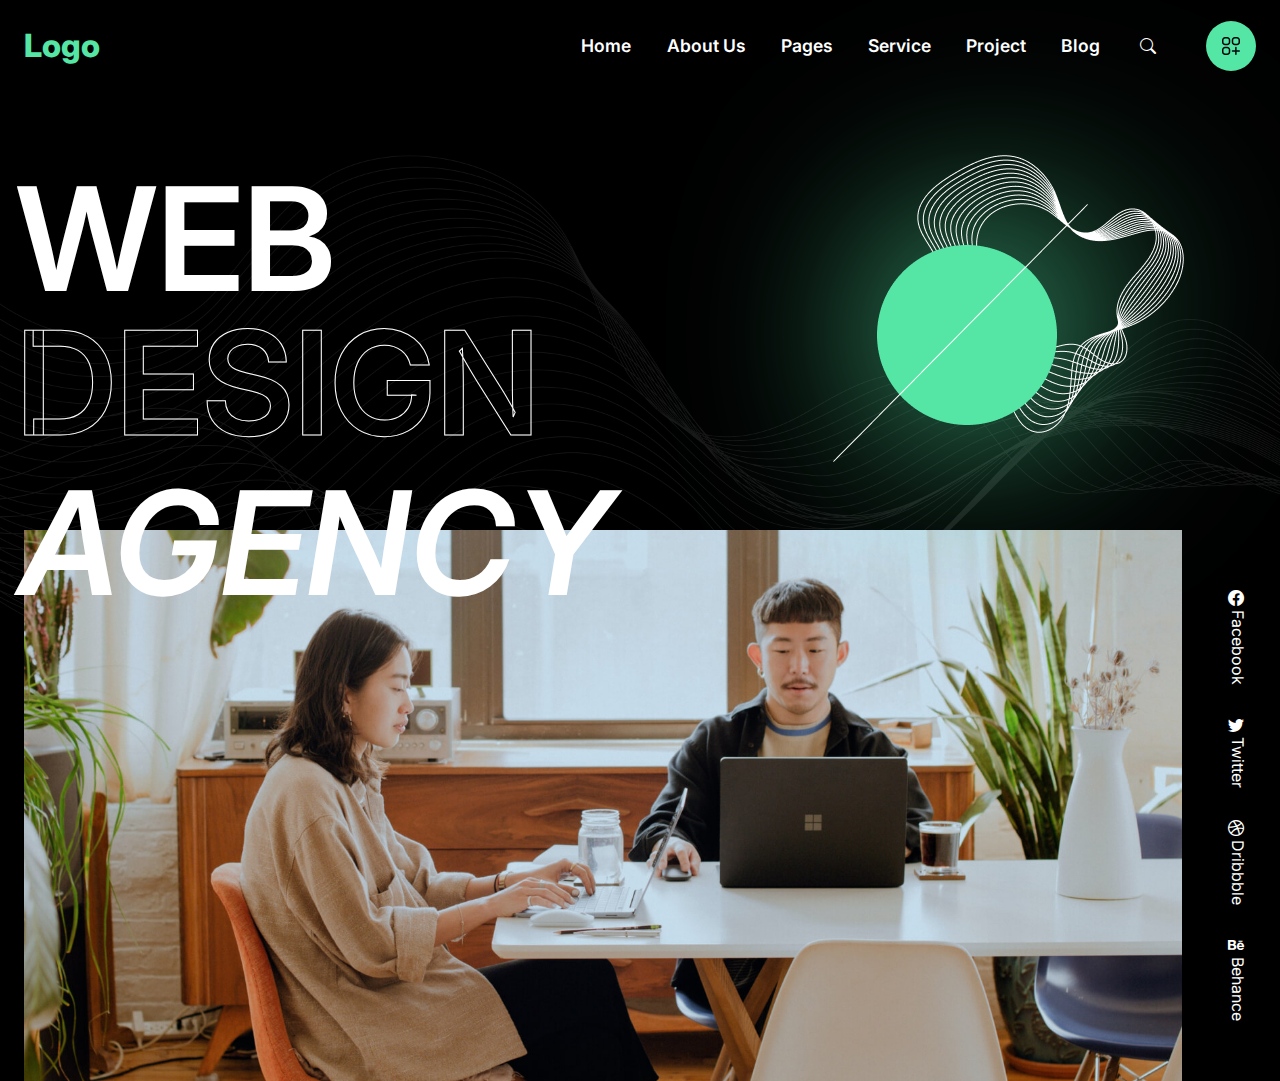
<file: Agency/index.html>
<!DOCTYPE html>
<html lang="en">

<head>
    <meta charset="UTF-8">
    <meta name="viewport" content="width=device-width, initial-scale=1.0">
    <link rel="stylesheet" href="assets/css/index.css">
    <title>Design</title>
</head>

<body>
    <header class="page-header">
        <div class="main-header px-1">
            <div class="logo">
                <h1>Logo</h1>
            </div>
            <nav>
                <ul id="addClass">
                    <li><a href="">Home</a></li>
                    <li><a href="">About Us</a></li>
                    <li><a href="">Pages</a></li>
                    <li><a href="">Service</a></li>
                    <li><a href="">Project</a></li>
                    <li><a href="">Blog</a></li>
                </ul>
                <div class="menu">
                    <i class="bi bi-list"></i>
                </div>
                <div class="nav-icon">
                    <div><i class="bi bi-search"></i></div>
                    <button>
                        <img src="assets/img/toggler.svg" alt="">
                    </button>
                </div>
            </nav>
        </div>
    </header>
    <section class="section-1" style="background-image: url('assets/img/hero-bg.png');">
        <div style="background: #000000e6;">
            <div class="section-1-bg">
                <div>
                    <h1 class="trans-text-bg">WEB <br><span class="trans-text">DESIGN</span> <i>AGENCY</i></h1>
                </div>
                <div class="img">
                    <img src="assets/img/hero-right.png" alt="">
                </div>
            </div>

            <div class="section-2 px-1">
                <img src="assets/img/hero.jpg" alt="">

                <div class="social">
                    <a href="#"><i class="bi bi-facebook"></i> <span>Facebook</span></a>
                    <a href="#"><i class="bi bi-twitter"></i> <span>Twitter</span></a>
                    <a href="#"><i class="bi bi-dribbble"></i> <span>Dribbble</span></a>
                    <a href="#"><i class="bi bi-behance"></i> <span>Behance</span></a>
                </div>
            </div>
        </div>
    </section>    

    <script src="assets/js/index.js"></script>
</body>
</html>
</file>
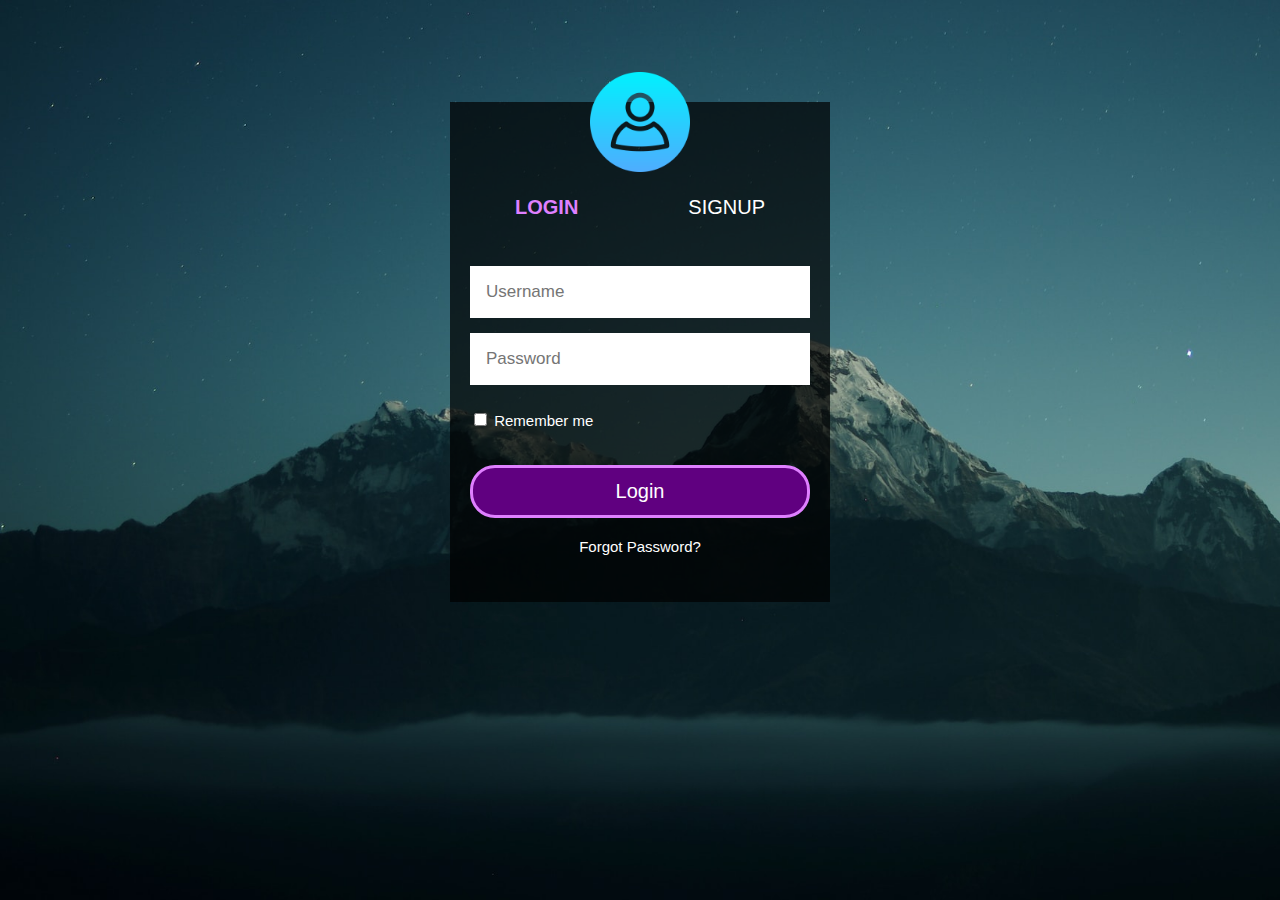
<file: task 2/index.html>
<!DOCTYPE html>

<head>
    <meta charset="UTF-8">
    <meta name="viewport" content="width=device-width, initial-scale=1.0">
    <title>LogIn and SignUp Page</title>
    <link rel="stylesheet" type="text/css" href="style.css">
    <script src="https://code.jquery.com/jquery-3.3.1.min.js"
        integrity="sha256-FgpCb/KJQlLNfOu91ta32o/NMZxltwRo8QtmkMRdAu8=" crossorigin="anonymous"></script>
    <script src="index.js"></script>
</head>

<body>
    <div class="box">

        <img src="icon.png">
        <div class="page">
            <div class="header">
                <a id="login" class="active" href="#login">login</a>
                <a id="signup" href="#signup">signup</a>
            </div>
            <div id="errorMsg"></div>
            <div class="content">
                <form class="login" name="loginForm" onsubmit="return validateLoginForm()" method="POST">
                    <input type="text" name="name" id="logName" placeholder="Username">
                    <input type="password" name="password" id="logPassword" placeholder="Password">
                    <div id="check">
                        <input type="checkbox" id="remember">
                        <label for="remember">Remember me</label>
                    </div>
                    <br><br>
                    <input type="submit" value="Login">
                    <a href="#">Forgot Password?</a>
                </form>
                <form class="signup" name="signupForm" onsubmit="return validateSignupForm()" method="POST">
                    <input type="email" name="email" id="signEmail" placeholder="Email">
                    <input type="text" name="name" id="signName" placeholder="Username">
                    <input type="password" name="password" id="signPassword" placeholder="Password"><br>
                    <input type="submit" value="SignUp">
                   
                </form>
            </div>
        </div>
    </div>
    
</body>
</html>
</file>
<file: task 2/style.css>
body{
    margin: 0;
    padding: 0;
    background-image: url(background.jpg);
    background-size: cover;
    background-repeat: repeat;
    background-attachment: fixed;

    font-family : Verdana,Tahoma, sans-serif;
}

.box{
    width: 380px;
    height: 500px;
    background-color:rgba(0, 0, 0, 0.7);
    padding: 20px;
    margin: 8% auto 0;
    text-align: center;
    position: relative;
    box-sizing: border-box;
    flex-direction: column;
}

.box img{
	width:100px;
    margin-top:-50px ;
}

.header {
	width: 300px;
    height: 50px;
    text-transform: uppercase;
	display: inline-flex;
    padding-top: 20px;
    padding-bottom: 0;
	justify-content: space-between;
}

.header a {
    font-size: 20px;
    text-decoration: none;
    color: #ffff;
	display: inline-flex;
    padding-left: 25px;
    padding-right: 25px;
	justify-content: center;
    cursor:pointer;
}

.header .active {
    color: #df80ff;
	font-weight: bold;
	position: relative;
}

.header .active:after {
	position: absolute;
    border: none;
	content: "";
}

#errorMsg{
    color:red;
    text-align: center;
    font-size: 12px;
    padding-bottom: 20px;

}

img {
    max-width: 100%;
    height: auto;
}

.content{
    display: inline-flex;
    overflow: hidden;
}

form {
    position: relative;
    display: inline-flex;
    width: 100%;
    height: 100%;
	flex-shrink: 0;
	flex-direction: column;
	transition: left 0.2s;
}

.login a{
    text-decoration: none;
    color: #FFFF;
    font-size: 15px;
    text-align: center;
    cursor: pointer;

}

.extend form {
	right: 100%;
}

input[type=text], input[type=password], input[type=email]{
	display:block;
    position: relative;
	border: 4px solid #ffff;
	padding: 12px;
    margin-bottom: 15px;
    width: 100%;
 	box-sizing: border-box;
    font-size: 17px;
    outline: none;
}

input[type=text]:hover,  input[type=password]:hover, input[type=email]:hover{
    border: 4px solid #df80ff;

}

input[type=submit]{
    display:block;
    position: relative;
    border: 3px solid #df80ff;
    padding: 12px;
    margin-bottom: 20px;
    width: 100%;
    border-radius: 25px;
    background-color:#600080 ;
    text-align:center;
    font-size: 20px;
    color: #ffffff;
	cursor:pointer;
    outline: none;
}
	
input[type=submit]:hover{
	 background-color:#fffff;
     color: #000000;
     font-weight: bold;
}
input[type=checkbox]{
    background-color:#df80ff;
}
#check{
    margin-top: 10px;
    text-align: left;
    color: #ffffff;
    font-size: 15px;
}
</file>
<file: Agency/assets/css/index.css>
@import url('https://fonts.googleapis.com/css2?family=Inter:wght@100;200;300;400;500;600;700;800;900&display=swap');
  @import url("https://cdn.jsdelivr.net/npm/bootstrap-icons@1.10.5/font/bootstrap-icons.css");

  :root {
      --genral-font-family: 'Inter', sans-serif;
      --primary-color: #55e6a5;
      --primary-bg: #000;
      --text-color: rgb(255 255 255 / 75%);
  }

  * {
      margin: 0;
      padding: 0;
      box-sizing: border-box;
  }

  body {
      font-family: var(--genral-font-family);
      background: var(--primary-bg);
  }

  h1,
  h2,
  h3,
  h5 {
      color: #fff;
      font-weight: 600;
  }

  p {
      color: var(--text-color);
      font-weight: 400;
      line-height: 2rem;
  }

  /* GENRAL CSS START */
  .mt-4 {
      margin-top: 4rem;
  }

  .mb-4 {
      margin-bottom: 4rem;
  }

  .mt-2 {
      margin-top: 1.5rem;
  }

  .mb-2 {
      margin-bottom: 2rem;
  }

  .px-1 {
      padding: 0 1.5rem;
  }

  .py-5 {
      padding: 6rem 0;
  }

  .fs-3 {
      font-size: 3rem;
  }

  .fs-1 {
      font-size: 1.125rem;
  }

  .trans-text-bg {
      color: #fff;
      text-transform: uppercase;
  }

  .trans-text {
      color: transparent;
      -webkit-text-stroke: 1px;
      -webkit-text-stroke-color: white;
  }

  /* GENRAL CSS END */

  /* Sticky-top with animation */
  .page-header.is-sticky {
      background: #222222;
      position: sticky;
      top: 0;
      z-index: 100;
      animation: slideDown .7s ease-out;
  }

  @keyframes slideDown {
      from {
          transform: translateY(-100%);
      }

      to {
          transform: translateY(0);
      }
  }

  header {
      background: var(--primary-bg);

      /* animation: slideDown 0.35s ease-out; */
  }

  .logo h1 {
    color: var(--primary-color);
    font-weight: 800;
  }
  .main-header {
      display: flex;
      justify-content: space-between;
      align-items: center;
      color: white;
  }

  .main-header nav {
      display: flex;
      align-items: center;
  }

  .main-header ul {
      display: flex;
      list-style-type: none;
      overflow: hidden;
      padding: 0;
      margin: 0;
      white-space: nowrap;
  }

  .main-header ul li {
      padding: 2.188rem 1.1rem;
  }

  .main-header ul li a {
      color: #fff;
      font-weight: 600;
      font-size: 1.1rem;
      opacity: 1;
      text-decoration: none;
      transition: all .3s ease;
  }
  .main-header ul li a:hover {
    color: var(--primary-color);
  }

  .nav-icon {
      display: flex;
      align-items: center;
  }

  .nav-icon div {
      margin-right: 3.125rem;
      margin-left: 1.375rem;
  }

  .nav-icon button {
      background: var(--primary-color);
      cursor: pointer;
      width: 3.125rem;
      height: 3.125rem;
      line-height: 3.125rem;
      border: 0;
      border-radius: 50%;
      display: grid;
      place-items: center;
  }

  .menu {
      display: none;
      color: #fff;
      font-size: 1.9rem;
      margin-right: 1rem;
  }

  .menu i {
      color: #fff;
  }

  /* NAVIGATION END */

  /* SECTION-1 START */
  .section-1 {
      background-repeat: no-repeat;
      background-size: 100%;
      margin-top: 4rem;
  }

  .section-1-bg {
      display: flex;
      justify-content: space-between;
      align-items: center;
      padding: 0 1rem;
  }

  .section-1-bg h1 {
      position: relative;
      font-size: 9rem;
      line-height: 9rem;
  }

  .section-1-bg .img {
      margin-right: 5rem;
  }

  .section-1-bg .img img {
      filter: drop-shadow(0rem 0rem 6rem #55e6a5);
      width: 100%;
  }

  /* text on image part */
  .section-1-bg i {
      position: absolute;
      left: 0.2rem;
      top: 19rem;
  }

  /* SECTION-2 START*/
  .section-2 {
      display: flex;
      justify-content: space-between;
      margin-top: 4rem;
  }

  .section-2 img {
      width: calc(100% - 6%);
      height: 100%;
  }

  .section-2 .social {
      display: flex;
      place-content: center;
      writing-mode: vertical-rl;
      margin-right: 0.5rem;
  }

  .social a {
      text-decoration: none;
      color: #fff;
      margin: 1rem 0;
  }

  @media screen and (max-width: 2652px) and (min-width: 1441px) {
      html {
          font-size: 100%;
      }

      body {
          width: 50%;
          margin: auto;
          background: #000;
      }
  }

  @media screen and (max-width: 1110px) and (min-width: 769px) {
      html {
          font-size: 80%;
      }
  }

  @media screen and (max-width: 768px) {
      html {
          font-size: 100%;
      }

      .py-5 {
          padding: 3rem 0;
      }

      .menu {
          display: block;
          margin-right: 1rem;
          font-size: 2.3rem;
      }

      .main-header {
          padding: 1rem 1rem;
      }

      .main-header ul {
          position: absolute;
          flex-direction: column;
          background: #000;
          width: 100%;
          left: 0;
          top: 5rem;
          z-index: 1;
      }

      #addClass {
          display: none;
      }

      .nav-icon div {
          margin-right: 1.5rem;
          margin-left: 1.1rem;
          display: none;
      }

      /* Nav bar responsie End */

      .section-1-bg h1 {
          color: #fff;
          font-size: 7rem;
          line-height: 7rem;
      }

      .section-1-bg .img {
          margin-right: 0;
      }

      .section-1-bg i {
          top: 13rem;
      }

      .section-2 {
          margin-top: 0;
      }

      .section-2 img {
          width: calc(100% - 10%);
      }

      .section-2 .social {
          justify-content: space-between;
      }

      .section-2 .social i {
          font-size: 1.4rem;
      }

      .section-2 .social span {
          display: none;
      }

      /* section-3 Start */
      .section-3 {
          flex-direction: column;
          justify-content: center;
      }

      .section-3 .detail {
          width: 100%;
      }

      .section-3 .img {
          width: 100%;
          margin-bottom: 2rem;
      }

  }

  @media screen and (max-width: 480px) {
      .fs-3 {
          font-size: 2rem;
      }

      html {
          font-size: 100%;
      }

      .section-1-bg h1 {
          font-size: 4rem;
          line-height: 5rem;
      }

      .section-1-bg i {
          top: 9rem;
      }

      .section-2 {
          margin-top: 2rem;
      }

      .section-2 .social a {
          margin: 0;
      }

      .section-2 .social i {
          font-size: .9rem;
      }

      .section-2 .social {
          margin-right: 0;
          margin-left: 1rem;
      }      
  }
</file>
